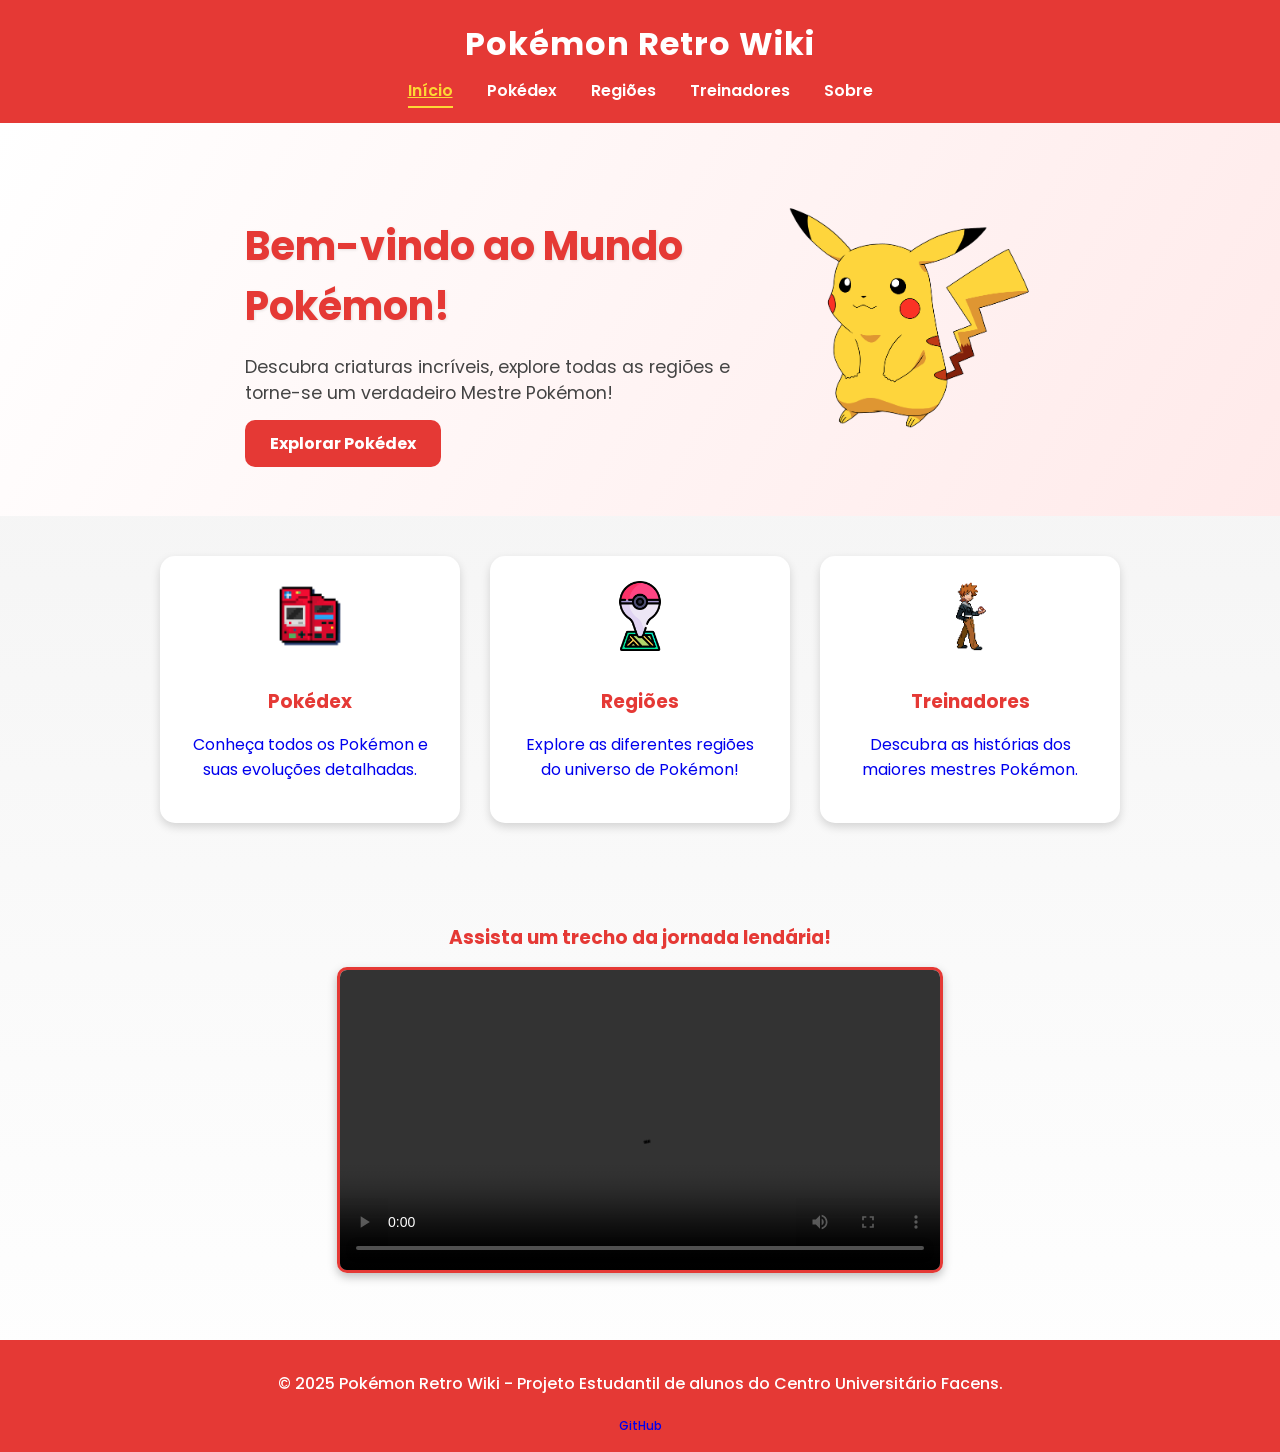
<file: index.html>
<!DOCTYPE html>
<html lang="pt-BR">
<head>
  <meta charset="UTF-8">
  <meta name="viewport" content="width=device-width, initial-scale=1.0">
  <title>Pokémon Retro Wiki</title>
  <link href="https://fonts.googleapis.com/css2?family=Poppins:wght@400;600&display=swap" rel="stylesheet">
  <link rel="stylesheet" href="style.css">
  <link rel="icon" href="midias/imagens/icon.png">
</head>
<body>
  <header>
    <h1>Pokémon Retro Wiki</h1>
    <nav>
      <ul>
        <li><a href="index.html" class="ativo">Início</a></li>
        <li><a href="pokedex.html">Pokédex</a></li>
        <li><a href="regioes.html">Regiões</a></li>
        <li><a href="treinadores.html">Treinadores</a></li>
        <li><a href="sobre.html">Sobre</a></li>
      </ul>
    </nav>
  </header>

  <!-- Seção principal de destaque (hero section) -->
  <section class="hero">
    <div class="hero-text">
      <!-- Título e texto introdutório -->
      <h2>Bem-vindo ao Mundo Pokémon!</h2>
      <p>Descubra criaturas incríveis, explore todas as regiões e torne-se um verdadeiro Mestre Pokémon!</p>

      <!-- Botão que leva à página da Pokédex -->
      <a href="pokedex.html" class="btn-hero">Explorar Pokédex</a>
    </div>

    <!-- Imagem ilustrativa principal -->
    <img src="midias/imagens/pikachu.png" alt="Imagem do Pikachu">
  </section>

  <!-- Seção com cards de destaque (links rápidos) -->
  <section class="cards">
  <a href="pokedex.html">
    <div class="card">
      <img src="midias/imagens/pokedex.png" alt="Ícone Pokédex">
      <h3>Pokédex</h3>
      <p>Conheça todos os Pokémon e suas evoluções detalhadas.</p>
    </div>
  </a>

    <a href="regioes.html">
    <div class="card">
      <img src="midias/imagens/mapa.png" alt="Ícone Regiões">
      <h3>Regiões</h3>
      <p>Explore as diferentes regiões do universo de Pokémon!</p>
    </div>
    </a>

      <a href="treinadores.html">
    <div class="card">
      <img src="midias/imagens/treinador.png" style="height: 70px;" alt="Ícone Treinadores">
      <h3>Treinadores</h3>
      <p>Descubra as histórias dos maiores mestres Pokémon.</p>
    </div>
      </a>
  </section>

  <!-- Seção com vídeo ilustrativo -->
  <section class="video">
    <h3>Assista um trecho da jornada lendária!</h3>

    <!-- Elemento de vídeo com controles -->
    <video controls width="600">
      <source src="midias/videos/ash_hooh.mp4" type="video/mp4">
      <!-- Texto alternativo caso o navegador não suporte vídeo -->
      Seu navegador não suporta vídeos HTML5.
    </video>
  </section>

  <!-- Rodapé do site -->
  <footer>
    <p>© 2025 Pokémon Retro Wiki - Projeto Estudantil de alunos do Centro Universitário Facens.</p>
    <a href="https://github.com/camarg0v/PokeRetro-Wiki/" style="font-size: 12px">GitHub</a>
  </footer>
</body>
</html>
</file>
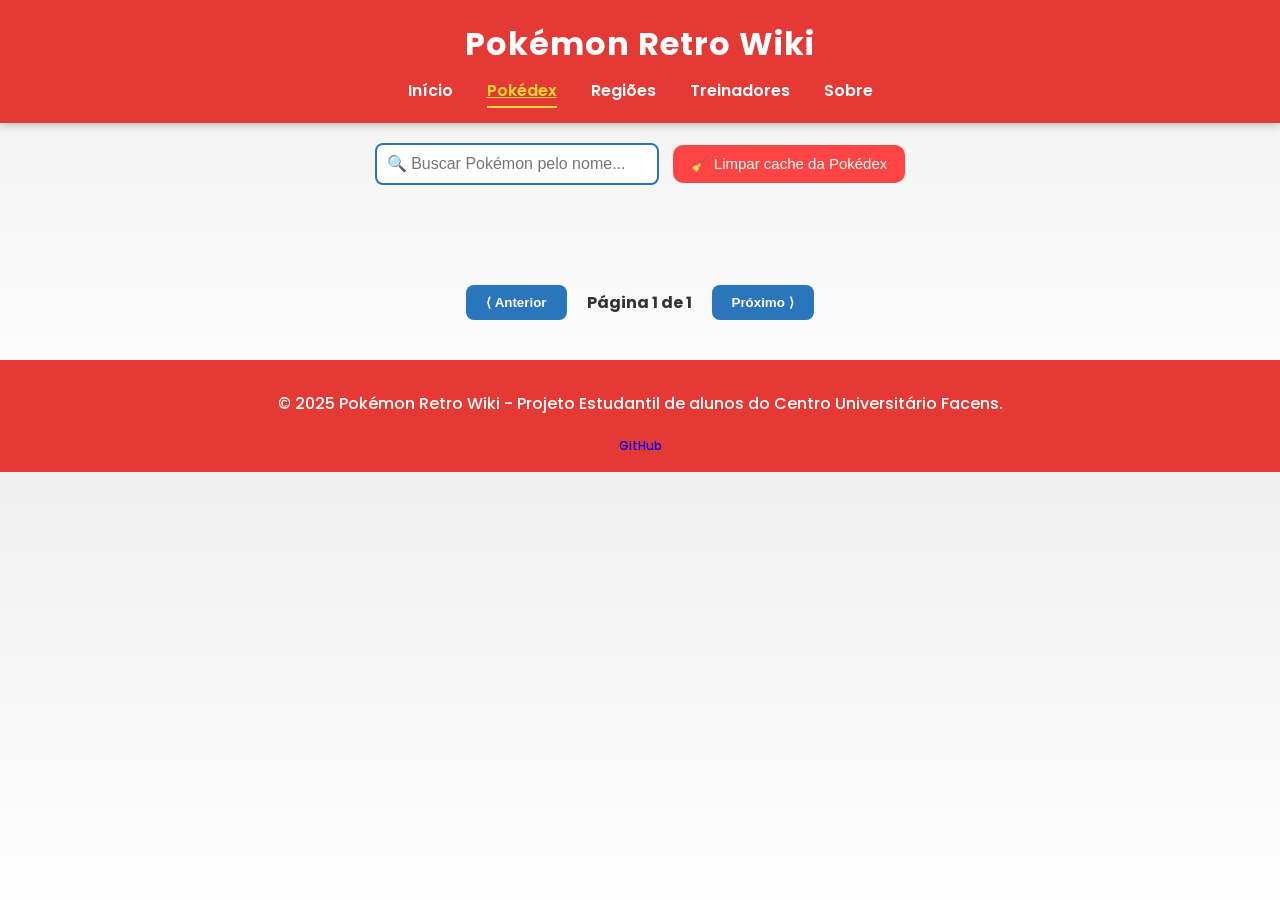
<file: pokedex.html>
<!DOCTYPE html>
<html lang="pt-BR">
<head>
  <meta charset="UTF-8">
  <meta name="viewport" content="width=device-width, initial-scale=1.0">
  <title>Pokédex</title>
  <link href="https://fonts.googleapis.com/css2?family=Poppins:wght@400;600&display=swap" rel="stylesheet">
  <link rel="stylesheet" href="style.css">
  <link rel="icon" href="midias/imagens/icon.png">
</head>
<body>
  <header>
    <h1>Pokémon Retro Wiki</h1>
    <nav>
      <ul>
        <li><a href="index.html">Início</a></li>
        <li><a href="pokedex.html" class="ativo">Pokédex</a></li>
        <li><a href="regioes.html">Regiões</a></li>
        <li><a href="treinadores.html">Treinadores</a></li>
        <li><a href="sobre.html">Sobre</a></li>
      </ul>
    </nav>
  </header>

  <!-- Conteúdo principal da página -->
  <main>

    <!-- Área de controle da Pokédex (busca e botão de limpar cache) -->
    <div class="pokedex-controls">
      <!-- Campo de busca de Pokémon -->
      <input type="text" id="searchInput" placeholder="🔍 Buscar Pokémon pelo nome...">

      <!-- Botão para limpar o cache armazenado -->
      <button id="clearCacheBtn" class="btn-clear">🧹 Limpar cache da Pokédex</button>
    </div>

    <!-- Tela de carregamento (mostrada enquanto os dados são buscados) -->
    <div id="loading" class="loading">
      <!-- Animação de pokébola girando -->
      <div class="pokeball"></div>
      <p>Carregando Pokémons...</p>
    </div>

    <!-- Área onde os cards dos Pokémon serão exibidos dinamicamente -->
    <div id="pokedex" class="pokedex"></div>

    <!-- Controles de paginação (anterior e próximo) -->
    <div class="pagination">
      <button id="prevPage">⟨ Anterior</button>
      <span id="pageInfo"></span>
      <button id="nextPage">Próximo ⟩</button>
    </div>
  </main>

  <!-- Rodapé da página -->
  <footer>
    <p>© 2025 Pokémon Retro Wiki - Projeto Estudantil de alunos do Centro Universitário Facens.</p>
    <a href="https://github.com/camarg0v/PokeRetro-Wiki/" style="font-size: 12px">GitHub</a>
  </footer>

  <!-- Script JavaScript que faz o carregamento e interação da Pokédex -->
  <script src="script.js"></script>
</body>
</html>
</file>
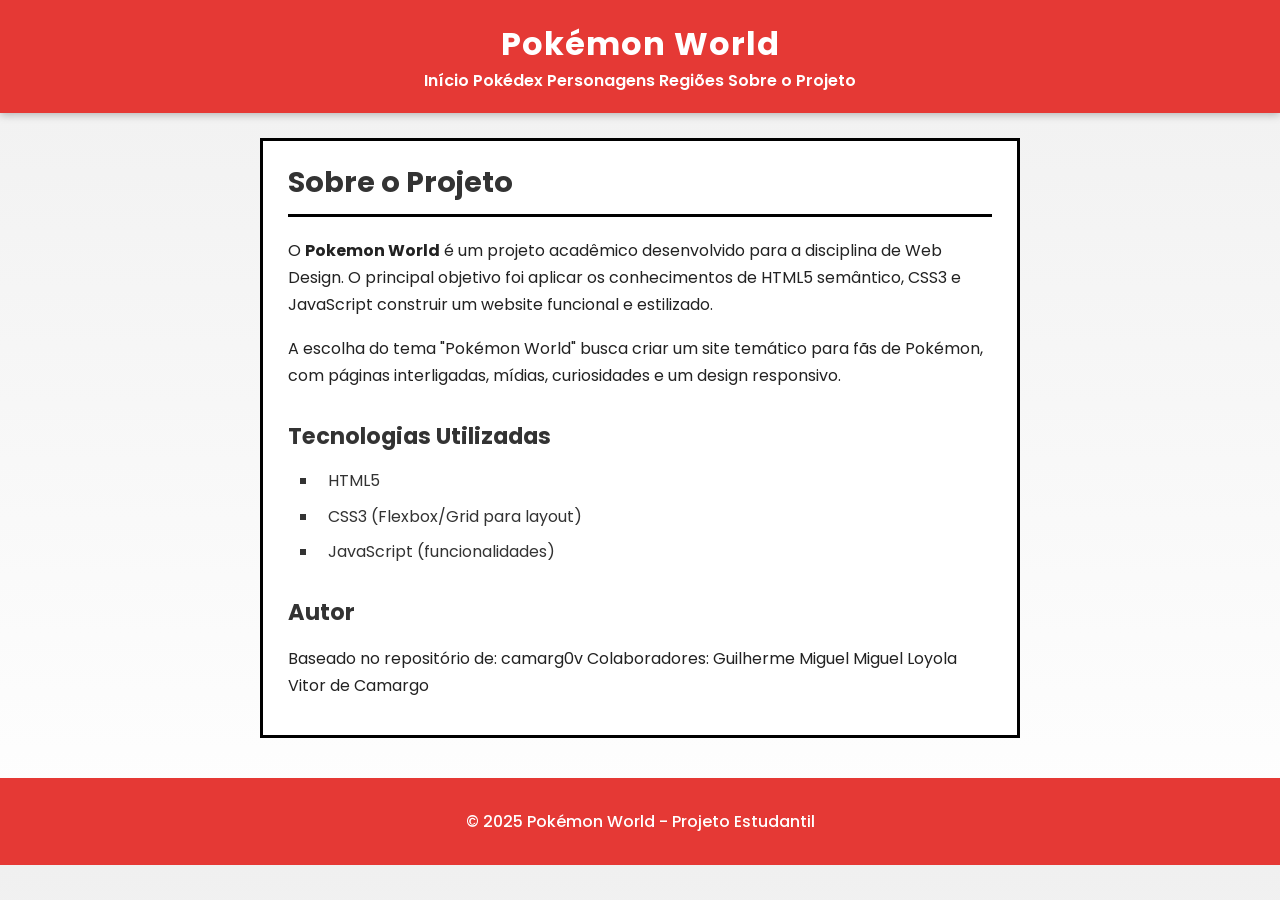
<file: projeto.html>
<!DOCTYPE html>
<html lang="pt-br">
<head>
    <meta charset="UTF-8">
    <meta name="viewport" content="width=device-width, initial-scale=1.0">
    <link rel="stylesheet" href="style.css"> 
    <title>Sobre o Projeto - Pokémon World</title>
    <link href="https://fonts.googleapis.com/css2?family=Poppins:wght@400;600&display=swap" rel="stylesheet">
</head>
<body>

    <header>
        <h1>Pokémon World</h1>
        <nav>
        <a href="index.html">Início</a>
        <a href="pokedex.html">Pokédex</a>
        <a href="treinadores.html">Personagens</a>
        <a href="regioes.html">Regiões</a>
        <a href="projeto.html">Sobre o Projeto</a>
    </nav>
        </header>


    <main>
        <section class="content-box">
            <h2>Sobre o Projeto</h2>
            <p>
                O <strong>Pokemon World</strong> é um projeto acadêmico desenvolvido para a disciplina de Web Design. 
                O principal objetivo foi aplicar os conhecimentos de HTML5 semântico, CSS3 e JavaScript construir um 
                website funcional e estilizado.
            </p>
            <p>
                A escolha do tema "Pokémon World" busca criar um site temático para fãs de Pokémon, 
                com páginas interligadas, mídias, curiosidades e um design responsivo.
            </p>
            
            <h3>Tecnologias Utilizadas</h3>
            <ul>
                <li>HTML5</li>
                <li>CSS3 (Flexbox/Grid para layout)</li>
                <li>JavaScript (funcionalidades)</li>
            </ul>

            <h3>Autor</h3>
            <p>Baseado no repositório de: camarg0v
                Colaboradores:
                Guilherme Miguel
                Miguel Loyola
                Vitor de Camargo
            </p>
        </section>
    </main>

    <footer>
    <p>© 2025 Pokémon World - Projeto Estudantil</p>
  </footer>

</body>
</html>
</file>
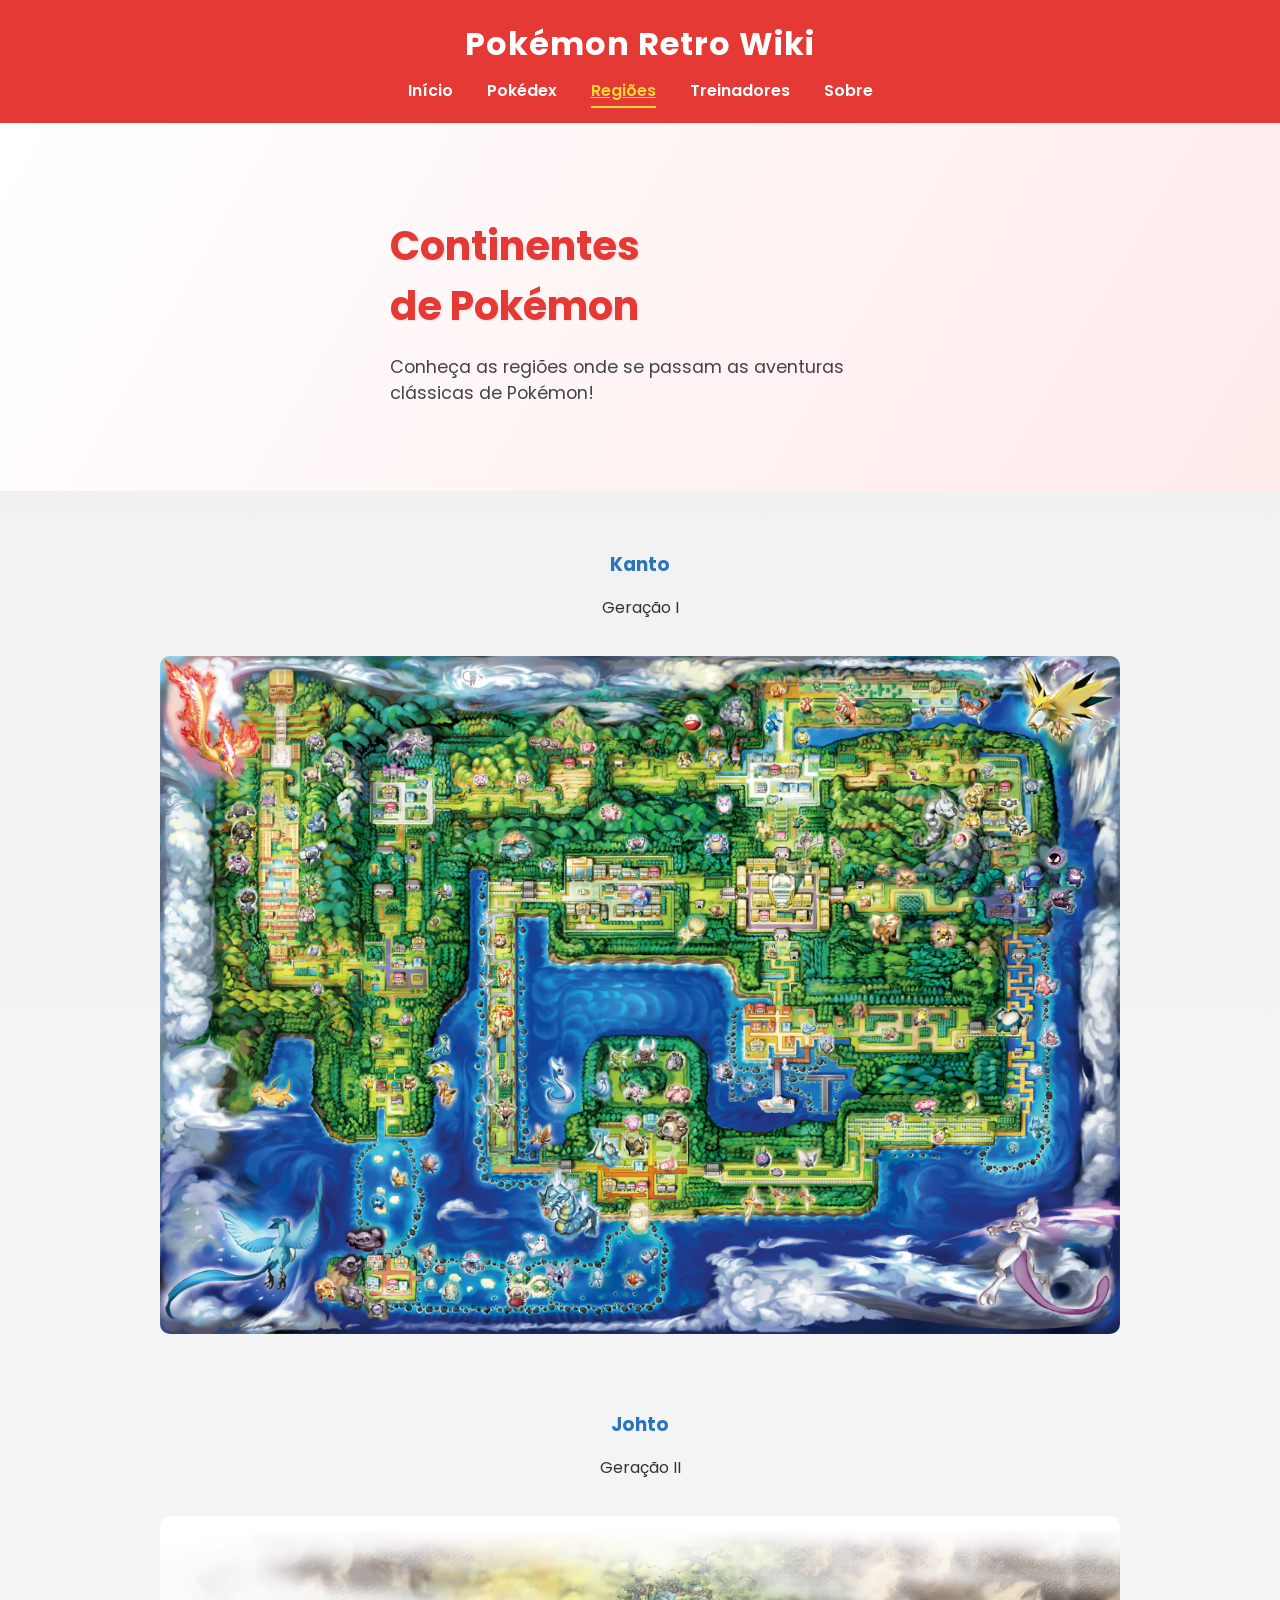
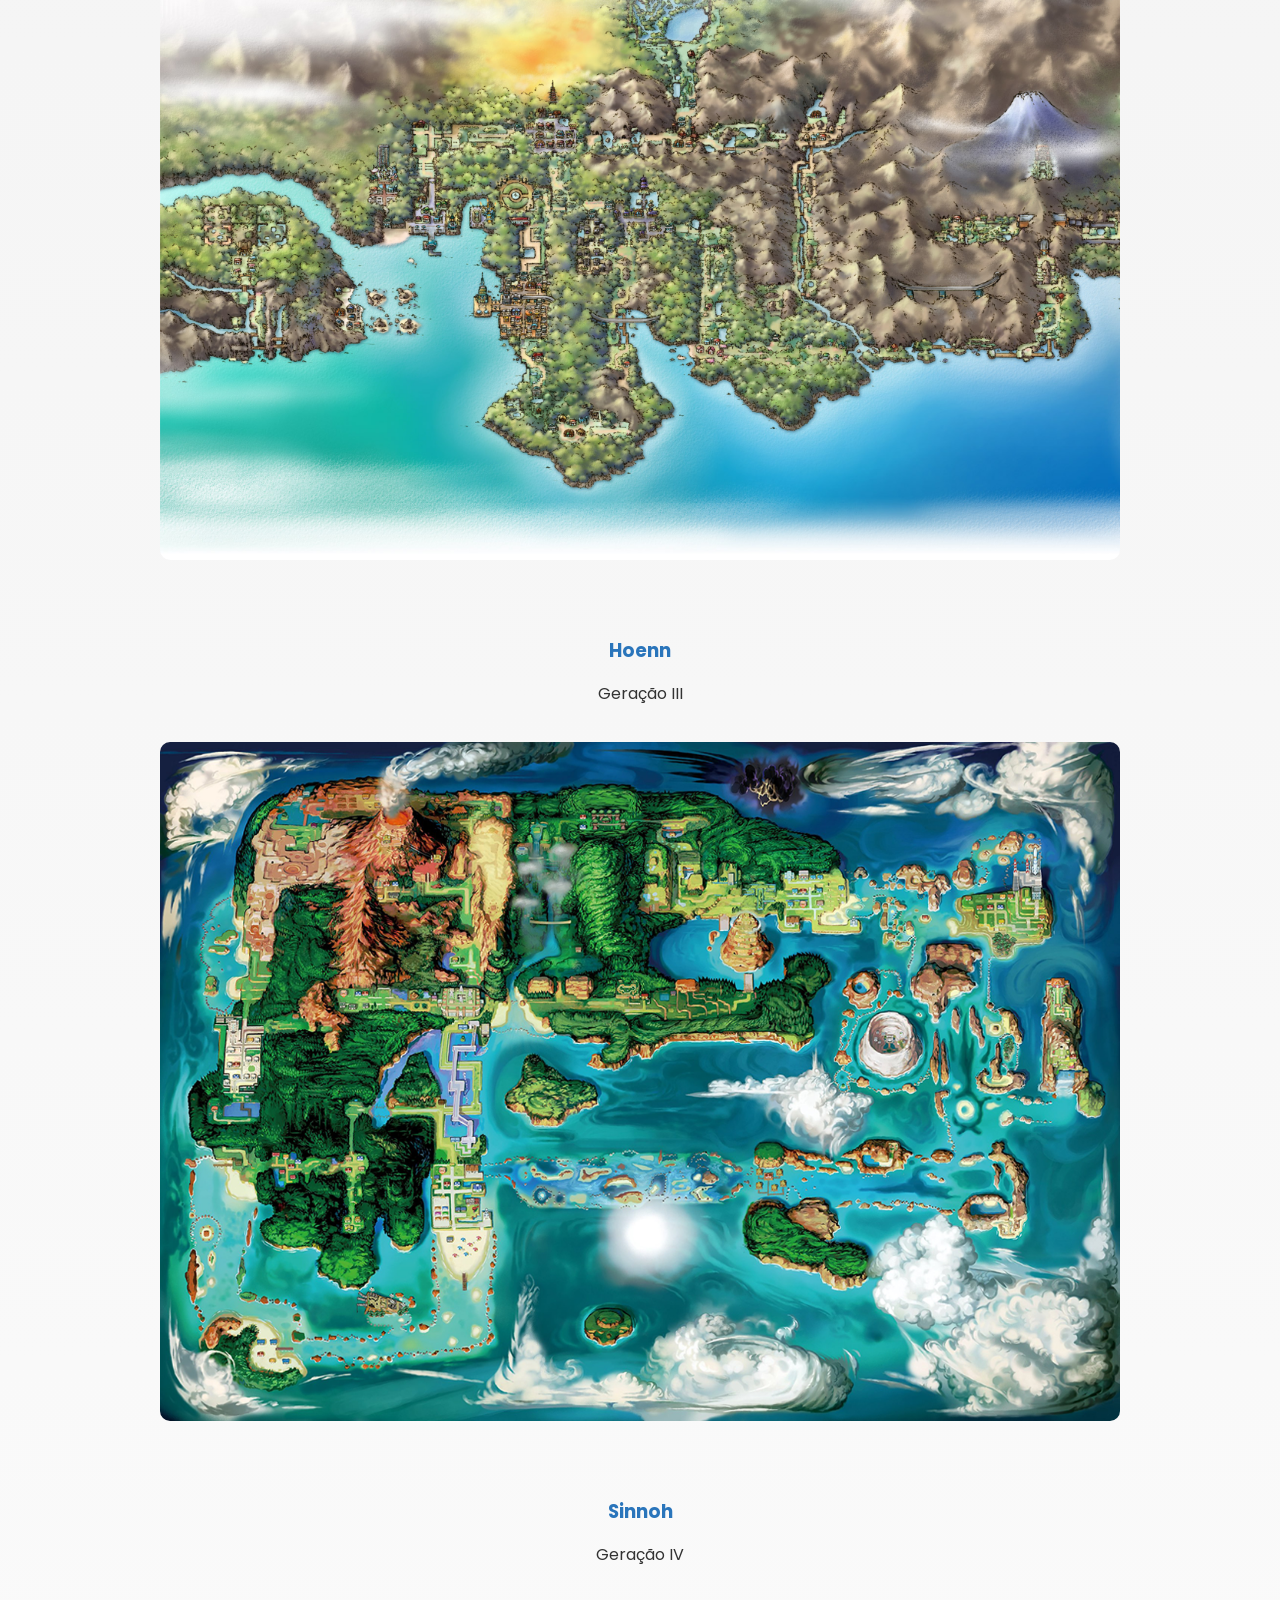
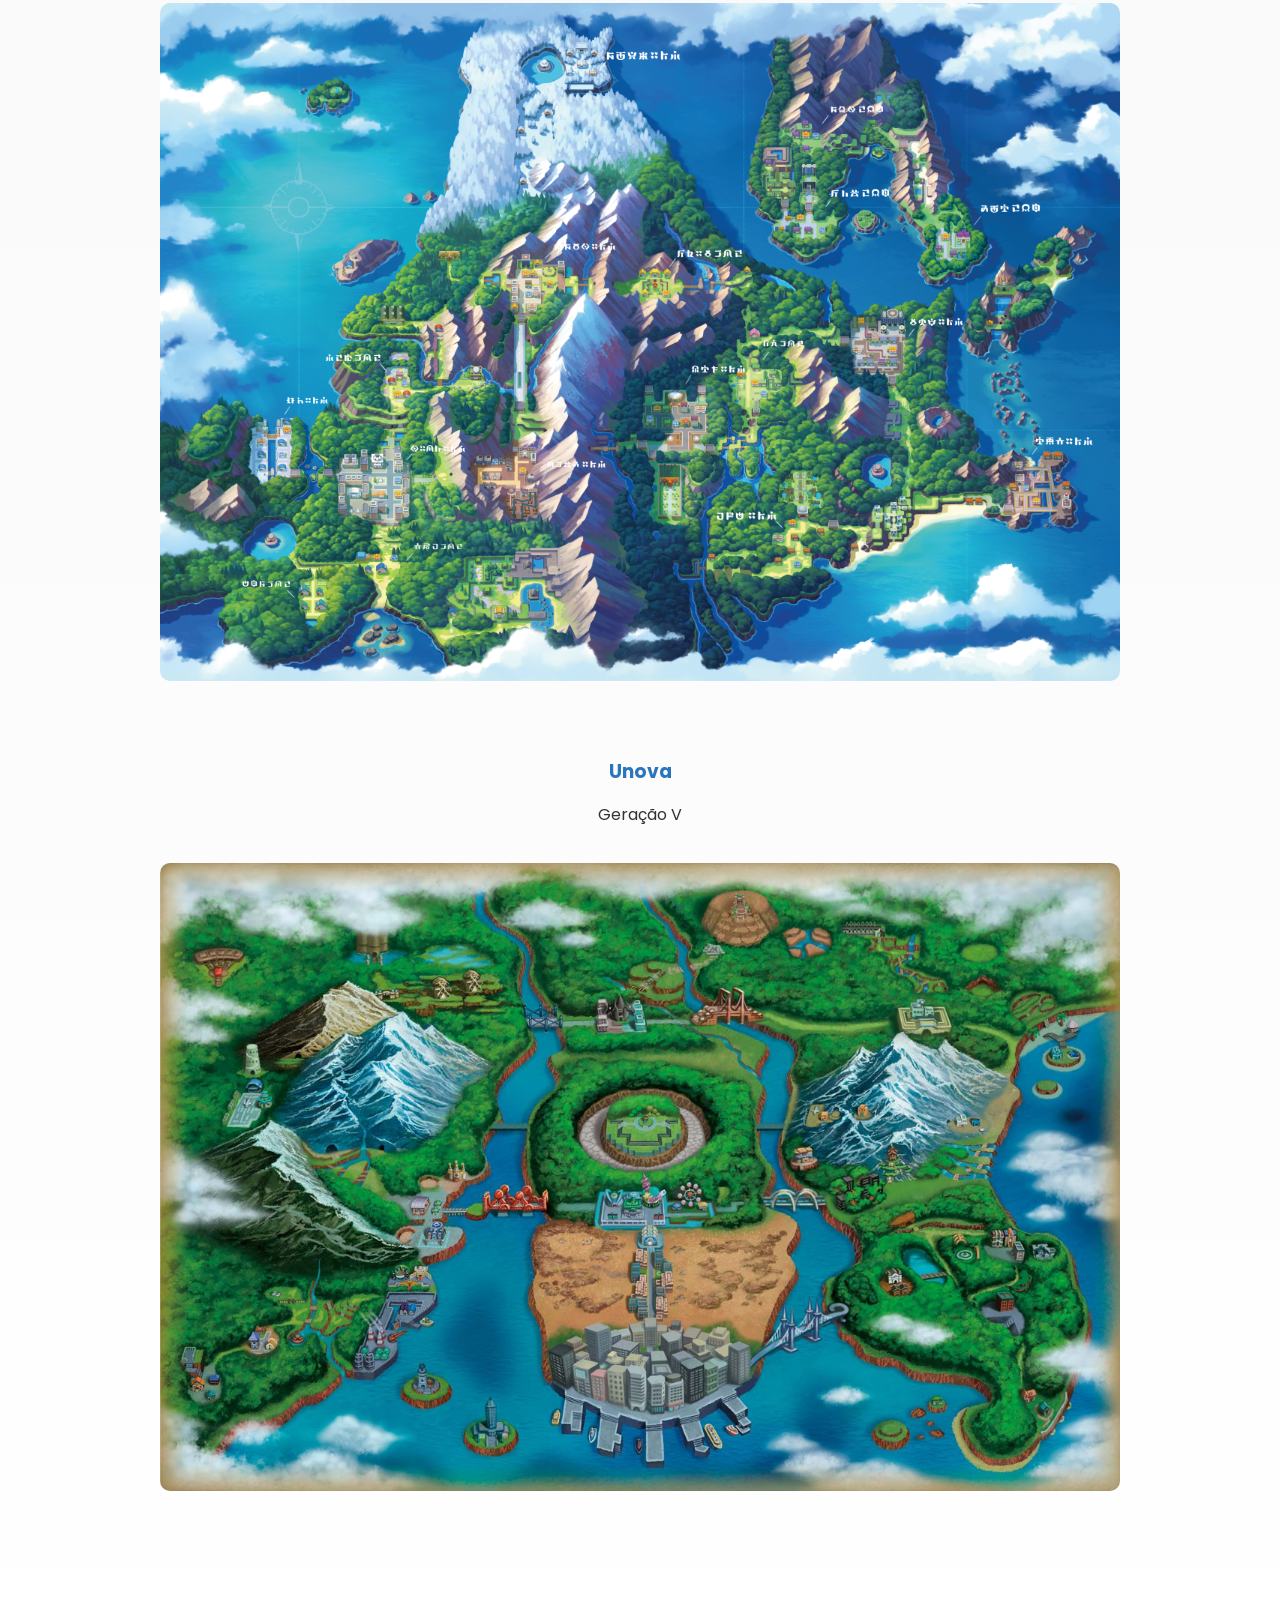
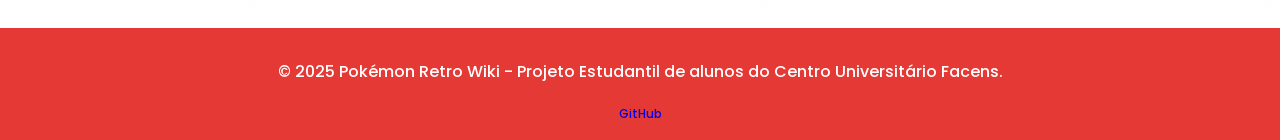
<file: regioes.html>
<!DOCTYPE html>
<html lang="pt-BR">
<head>
  <meta charset="UTF-8">
  <meta name="viewport" content="width=device-width, initial-scale=1.0">
  <title>Regiões</title>
  <link href="https://fonts.googleapis.com/css2?family=Poppins:wght@400;600&display=swap" rel="stylesheet">
  <link rel="stylesheet" href="style.css">
  <link rel="icon" href="midias/imagens/icon.png">
  <style>
    main {
      text-align: center;
      padding: 40px 0;
    }

    h3 {
      color: #2a75bb;
      margin-bottom: 5px;
    }

    img {
      width: 75%;
      height: auto;
      margin: 20px 0 50px 0;
      border-radius: 10px;
    }
  </style>
</head>
<body>
  <header>
    <h1>Pokémon Retro Wiki</h1>
    <nav>
      <ul>
        <li><a href="index.html">Início</a></li>
        <li><a href="pokedex.html">Pokédex</a></li>
        <li><a href="regioes.html" class="ativo">Regiões</a></li>
        <li><a href="treinadores.html">Treinadores</a></li>
        <li><a href="sobre.html">Sobre</a></li>
      </ul>
    </nav>
  </header>

  <section class="hero">
    <div class="hero-text">
      <h2>Continentes <br>de Pokémon</h2>
      <p>Conheça as regiões onde se passam as aventuras clássicas de Pokémon!</p>
    </div>
  </section>

  <main>
    <h3>Kanto</h3>
    <p>Geração I</p>
    <img src="midias/imagens/kanto.png" alt="Mapa de Kanto">

    <h3>Johto</h3>
    <p>Geração II</p>
    <img src="midias/imagens/johto.png" alt="Mapa de Johto">

    <h3>Hoenn</h3>
    <p>Geração III</p>
    <img src="midias/imagens/hoenn.png" alt="Mapa de Hoenn">

    <h3>Sinnoh</h3>
    <p>Geração IV</p>
    <img src="midias/imagens/sinnoh.png" alt="Mapa de Sinnoh">

    <h3>Unova</h3>
    <p>Geração V</p>
    <img src="midias/imagens/unova.png" alt="Mapa de Unova">
  </main>

  <footer>
    <p>© 2025 Pokémon Retro Wiki - Projeto Estudantil de alunos do Centro Universitário Facens.</p>
    <a href="https://github.com/camarg0v/PokeRetro-Wiki/" style="font-size: 12px">GitHub</a>
  </footer>
</body>
</html>
</file>
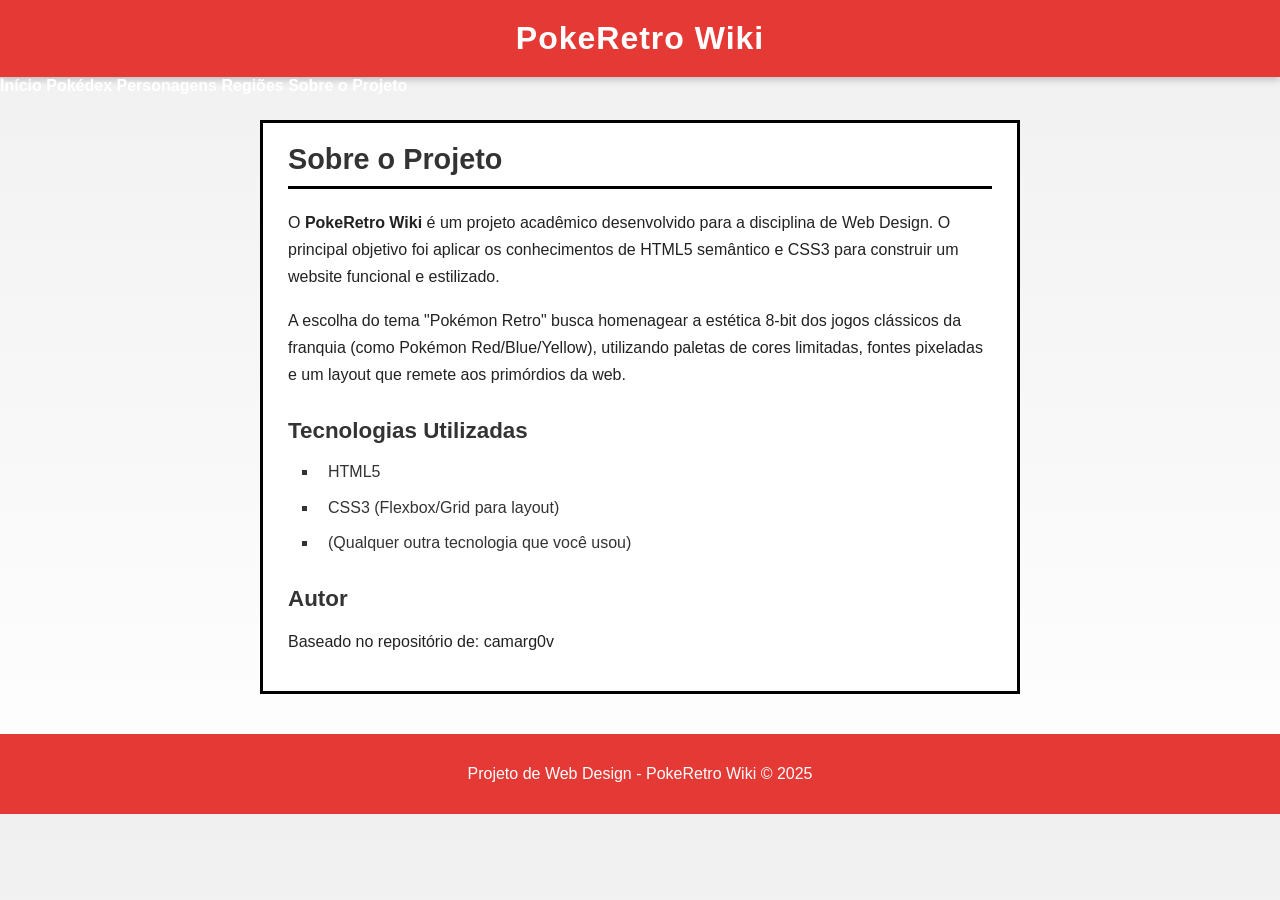
<file: Sobre.html>
<!DOCTYPE html>
<html lang="pt-br">
<head>
    <meta charset="UTF-8">
    <meta name="viewport" content="width=device-width, initial-scale=1.0">
    <link rel="stylesheet" href="style.css"> 
    <title>Sobre o Projeto - PokeRetro Wiki</title>
</head>
<body>

    <header>
        <h1>PokeRetro Wiki</h1>
        </header>

    <nav>
        <a href="index.html">Início</a>
        <a href="pokedex.html">Pokédex</a>
        <a href="personagens.html">Personagens</a>
        <a href="regioes.html">Regiões</a>
        <a href="projeto.html">Sobre o Projeto</a>
    </nav>

    <main>
        <section class="content-box">
            <h2>Sobre o Projeto</h2>
            <p>
                O <strong>PokeRetro Wiki</strong> é um projeto acadêmico desenvolvido para a disciplina de Web Design. 
                O principal objetivo foi aplicar os conhecimentos de HTML5 semântico e CSS3 para construir um 
                website funcional e estilizado.
            </p>
            <p>
                A escolha do tema "Pokémon Retro" busca homenagear a estética 8-bit dos jogos clássicos 
                da franquia (como Pokémon Red/Blue/Yellow), utilizando paletas de cores limitadas, 
                fontes pixeladas e um layout que remete aos primórdios da web.
            </p>
            
            <h3>Tecnologias Utilizadas</h3>
            <ul>
                <li>HTML5</li>
                <li>CSS3 (Flexbox/Grid para layout)</li>
                <li>(Qualquer outra tecnologia que você usou)</li>
            </ul>

            <h3>Autor</h3>
            <p>Baseado no repositório de: camarg0v</p>
        </section>
    </main>

    <footer>
        <p>Projeto de Web Design - PokeRetro Wiki &copy; 2025</p>
    </footer>

</body>
</html>
</file>
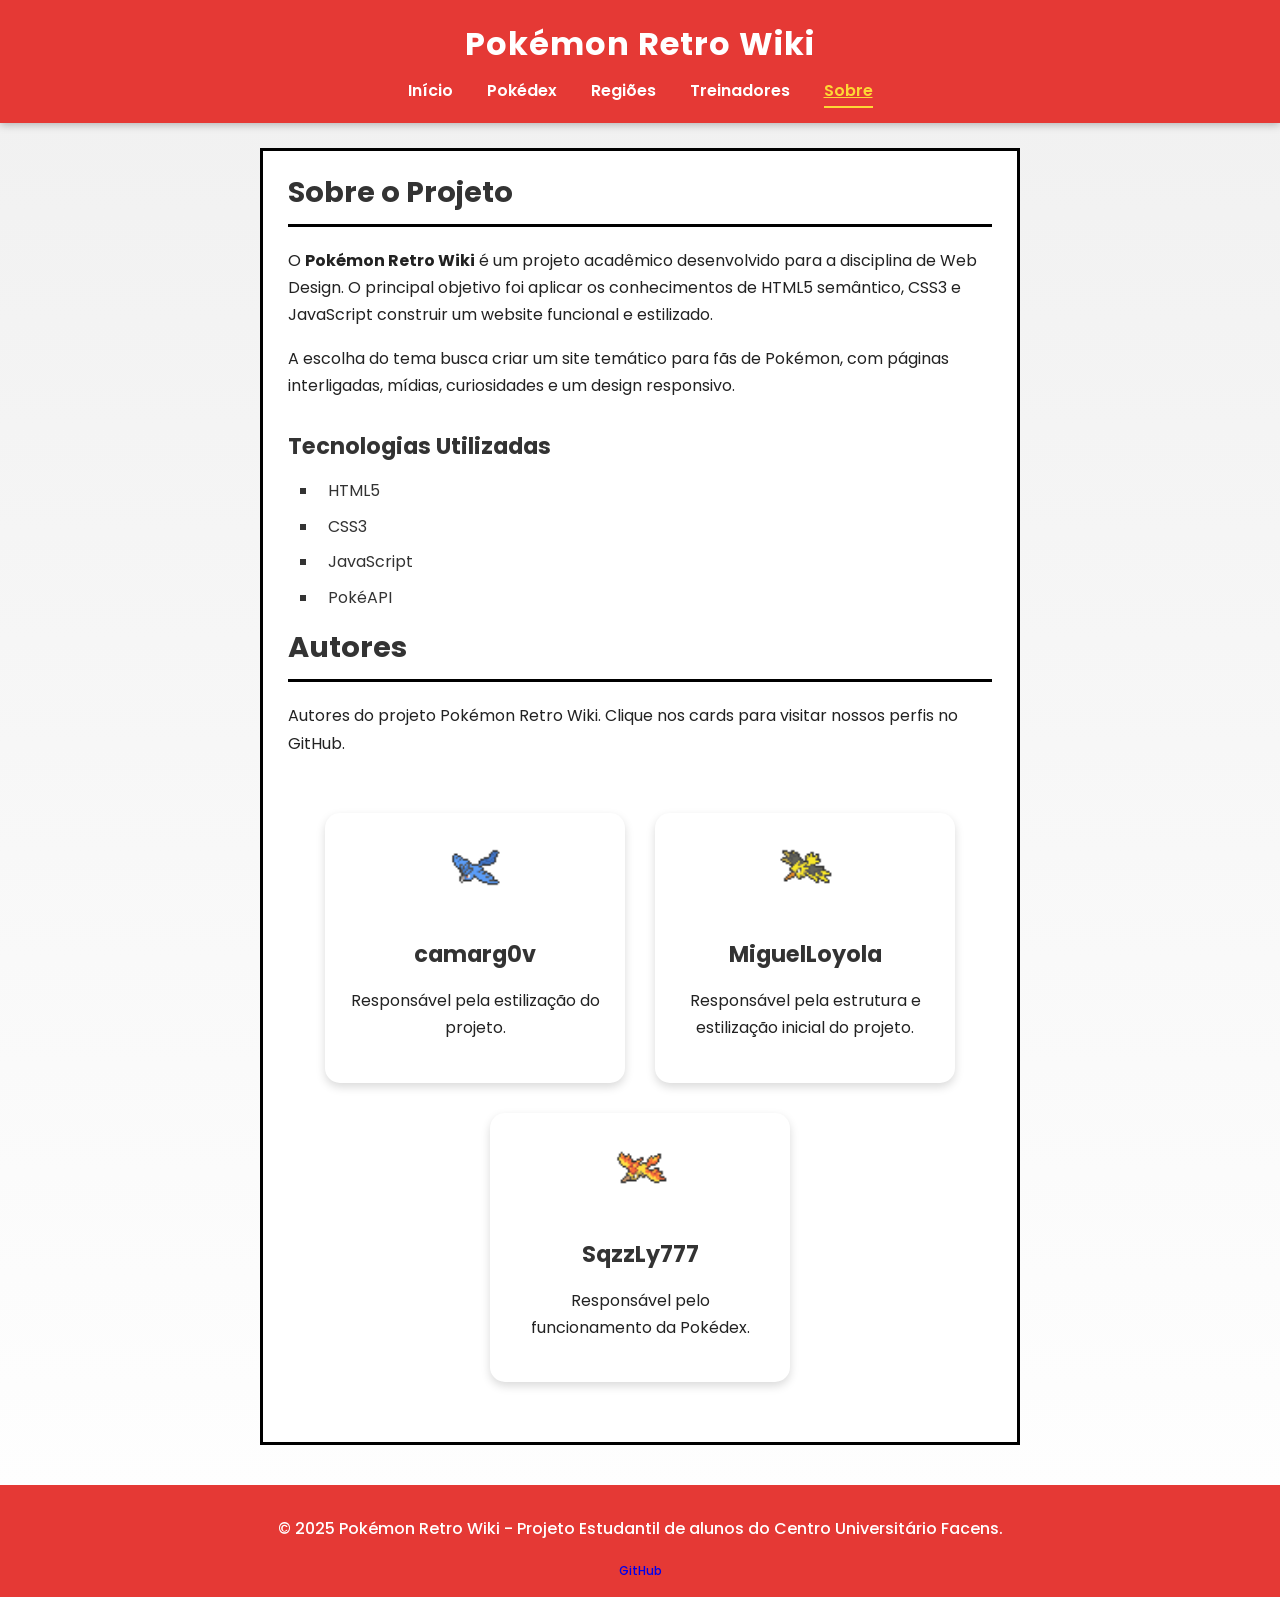
<file: sobre.html>
<!DOCTYPE html>
<html lang="pt-BR">
<head>
    <meta charset="UTF-8">
    <meta name="viewport" content="width=device-width, initial-scale=1.0">
    <title>Sobre</title>
    <link href="https://fonts.googleapis.com/css2?family=Poppins:wght@400;600&display=swap" rel="stylesheet">
    <link rel="stylesheet" href="style.css">
    <link rel="icon" href="midias/imagens/icon.png">
</head>
<body>
  <header>
    <h1>Pokémon Retro Wiki</h1>
    <nav>
      <ul>
        <li><a href="index.html">Início</a></li>
        <li><a href="pokedex.html">Pokédex</a></li>
        <li><a href="regioes.html">Regiões</a></li>
        <li><a href="treinadores.html">Treinadores</a></li>
        <li><a href="sobre.html" class="ativo">Sobre</a></li>
      </ul>
    </nav>
  </header>


    <main>
        <section class="content-box">
            <h2>Sobre o Projeto</h2>
            <p>
                O <strong>Pokémon Retro Wiki</strong> é um projeto acadêmico desenvolvido para a disciplina de Web Design.
                O principal objetivo foi aplicar os conhecimentos de HTML5 semântico, CSS3 e JavaScript construir um 
                website funcional e estilizado.
            </p>
            <p>
                A escolha do tema busca criar um site temático para fãs de Pokémon, 
                com páginas interligadas, mídias, curiosidades e um design responsivo.
            </p>
            
            <h3>Tecnologias Utilizadas</h3>
            <ul>
                <li>HTML5</li>
                <li>CSS3</li>
                <li>JavaScript</li>
                <li>PokéAPI</li>
            </ul>

                <h2>Autores</h2>
                <p>Autores do projeto Pokémon Retro Wiki. Clique nos cards para visitar nossos perfis no GitHub.</p>

            <section class="cards">
                <a href="https://github.com/camarg0v/">
                    <div class="card">
                        <img src="midias/imagens/144.png">
                        <h3>camarg0v</h3>
                        <p>Responsável pela estilização do projeto.</p>
                    </div>
                </a>
                
                <a href="https://github.com/MiguelLoyola/">
                    <div class="card">
                        <img src="midias/imagens/145.png">
                        <h3>MiguelLoyola</h3>
                        <p>Responsável pela estrutura e estilização inicial do projeto.</p>
                    </div>
                </a>

                <a href="https://github.com/SqzzLy777">
                    <div class="card">
                        <img src="midias/imagens/146.png">
                        <h3>SqzzLy777</h3>
                        <p>Responsável pelo funcionamento da Pokédex.</p>
                    </div>
                </a>
            </section>

        </section>
    </main>

    <footer>
    <p>© 2025 Pokémon Retro Wiki - Projeto Estudantil de alunos do Centro Universitário Facens.</p>
    <a href="https://github.com/camarg0v/PokeRetro-Wiki/" style="font-size: 12px">GitHub</a>
  </footer>

</body>
</html>
</file>
<file: style.css>
/* ====== VARIÁVEIS DE CORES ======
   Paleta principal baseada no tema Pokémon.
   Facilita alterar cores globais rapidamente. */
:root {
  --vermelho-poke: #e53935;   /* Vermelho clássico Pokémon */
  --amarelo-poke: #fdd835;   /* Amarelo das Pokébolas / Pikachu */
  --cinza-claro: #f4f4f4;    /* Fundo suave */
  --cinza-escuro: #333;      /* Texto principal */
  --branco: #fff;            /* Branco neutro */
  --azul-poke: #2a75bb;      /* Azul da franquia Pokémon */
}

/* ====== ESTILO GERAL ======
   Define a base visual do site: tipografia, cores e espaçamento padrão. */
body {
  font-family: 'Poppins', sans-serif;
  margin: 0;
  padding: 0;
  background: linear-gradient(to bottom, #f0f0f0, #ffffff);
  color: var(--cinza-escuro);
}

/* ====== CABEÇALHO ======
   Área superior fixa com título e menu. */
header {
  background-color: var(--vermelho-poke);
  color: var(--branco);
  text-align: center;
  padding: 20px 0;
  box-shadow: 0 2px 8px rgba(0, 0, 0, 0.25);
}

header h1 {
  margin: 0;
  font-size: 2em;
  letter-spacing: 1px;
}

/* ====== NAVEGAÇÃO ======
   Menu horizontal com links estilizados. */
nav ul {
  list-style: none;
  margin: 10px 0 0;
  padding: 0;
  text-align: center;
}

nav li {
  display: inline-block;
  margin: 0 15px;
}

nav a {
  color: var(--branco);
  text-decoration: none;
  font-weight: 600;
  transition: color 0.3s, border-bottom 0.3s;
  padding-bottom: 4px;
}

/* Efeito hover e item ativo no menu */
nav a:hover,
nav a.ativo {
  color: var(--amarelo-poke);
  border-bottom: 2px solid var(--amarelo-poke);
}

/* Classe adicional para destacar a página atual */
.ativo {
  text-decoration: underline;
  color: #ffeb3b;
}

/* ====== HERO SECTION ======
   Seção inicial de destaque com título, texto e imagem. */
.hero {
  display: flex;
  justify-content: center;
  align-items: center;
  gap: 40px;
  padding: 60px 20px;
  background: linear-gradient(120deg, #fff 0%, #ffeaea 100%);
  flex-wrap: wrap; /* Permite adaptar no mobile */
}

/* Texto principal da seção hero */
.hero-text {
  max-width: 500px;
  text-align: left;
}

.hero h2 {
  font-size: 2.5rem;
  color: var(--vermelho-poke);
  margin-bottom: 10px;
  text-shadow: 1px 1px 3px rgba(0,0,0,0.1);
}

.hero p {
  font-size: 1.1rem;
  color: #444;
  margin-bottom: 25px;
}

/* Botão de chamada (CTA) da hero section */
.btn-hero {
  background-color: var(--vermelho-poke);
  color: var(--branco);
  padding: 12px 25px;
  border-radius: 10px;
  text-decoration: none;
  font-weight: bold;
  transition: 0.3s;
}

.btn-hero:hover {
  background-color: var(--amarelo-poke);
  color: var(--cinza-escuro);
  transform: translateY(-2px);
}

/* Imagem principal da hero */
.hero img {
  max-width: 250px;
}

/* Animação simples de "flutuar" usada em imagens */
@keyframes float {
  0%, 100% { transform: translateY(0); }
  50% { transform: translateY(-10px); }
}

/* ====== CARDS ======
   Estilo dos cartões (líderes, elite, campeões, etc). */
.cards {
  display: flex;
  justify-content: center;
  flex-wrap: wrap;
  gap: 30px;
  padding: 40px 20px;
}

.card {
  background: var(--branco);
  border-radius: 15px;
  box-shadow: 0 4px 10px rgba(0,0,0,0.15);
  width: 250px;
  padding: 25px;
  text-align: center;
  transition: 0.3s;
}

/* Efeito ao passar o mouse */
.card:hover {
  transform: translateY(-5px);
  box-shadow: 0 6px 18px rgba(0,0,0,0.25);
}

.card img {
  width: 70px;
  margin-bottom: 10px;
}

.card h3 {
  color: var(--vermelho-poke);
  margin-bottom: 10px;
}

/* ====== VÍDEO ======
   Centraliza vídeos e dá borda temática. */
.video {
  text-align: center;
  margin: 60px 0;
}

.video h3 {
  color: var(--vermelho-poke);
  margin-bottom: 15px;
}

.video video {
  border-radius: 10px;
  border: 3px solid var(--vermelho-poke);
  box-shadow: 0 4px 10px rgba(0, 0, 0, 0.25);
  max-width: 90%;
}

/* ====== POKEDEX ======
   Layout da página da Pokédex com filtros, cards e loading. */

/* Campo de busca e botões */
.pokedex-controls {
  text-align: center;
  margin: 20px auto;
}

#searchInput {
  width: 260px;
  padding: 10px;
  border: 2px solid var(--azul-poke);
  border-radius: 8px;
  font-size: 16px;
  outline: none;
  background: var(--branco);
  color: var(--cinza-escuro);
}

#searchInput:focus {
  border-color: #ffcc00;
}

/* Botão para limpar busca */
.btn-clear {
  background-color: #ff4444;
  color: var(--branco);
  border: none;
  padding: 10px 18px;
  border-radius: 10px;
  font-size: 15px;
  cursor: pointer;
  margin-left: 10px;
  transition: background 0.3s;
}

.btn-clear:hover {
  background-color: #cc0000;
}

/* ====== ANIMAÇÃO DE CARREGAMENTO ======
   Pokébola girando enquanto os dados carregam. */
.loading {
  display: none; /* add .active para mostrar */
  flex-direction: column;
  align-items: center;
  justify-content: center;
  margin-top: 50px;
}

.loading.active {
  display: flex;
}

.pokeball {
  width: 60px;
  height: 60px;
  border: 4px solid black;
  border-radius: 50%;
  position: relative;
  background: linear-gradient(to bottom, red 50%, white 50%);
  animation: spin 1s linear infinite;
}

.pokeball::before {
  content: '';
  position: absolute;
  top: 27px;
  left: 50%;
  transform: translateX(-50%);
  width: 16px;
  height: 16px;
  background: white;
  border: 3px solid black;
  border-radius: 50%;
}

/* Gira a Pokébola */
@keyframes spin {
  from { transform: rotate(0deg); }
  to { transform: rotate(360deg); }
}

/* ====== GRID DA POKEDEX ======
   Estrutura de exibição dos Pokémon. */
.pokedex {
  display: flex;
  flex-wrap: wrap;
  justify-content: center;
  gap: 25px;
  padding: 30px;
}

.pokemon {
  background-color: var(--branco);
  border-radius: 12px;
  box-shadow: 0 4px 8px rgba(0,0,0,0.15);
  width: 180px;
  text-align: center;
  padding: 15px;
  transition: transform 0.3s, box-shadow 0.3s;
}

/* Zoom leve ao passar o mouse */
.pokemon:hover {
  transform: scale(1.07);
  box-shadow: 0 8px 18px rgba(0,0,0,0.18);
}

.pokemon img {
  width: 120px;
  height: 120px;
  object-fit: contain;
}

.pokemon h3 {
  margin: 10px 0 5px 0;
  color: var(--azul-poke);
}

.pokemon p {
  font-size: 14px;
  margin: 2px 0;
  color: #444;
}

/* ====== PAGINAÇÃO ======
   Botões para navegar entre páginas da Pokédex. */
.pagination {
  display: flex;
  justify-content: center;
  align-items: center;
  gap: 20px;
  margin: 20px;
}

.pagination button {
  background-color: var(--azul-poke);
  color: var(--branco);
  border: none;
  padding: 10px 20px;
  border-radius: 8px;
  cursor: pointer;
  transition: background-color 0.3s, color 0.3s;
  font-weight: bold;
}

/* =====================================================
  ESTILO PADRÃO (PÁGINA "SOBRE O PROJETO")
  Este é o estilo "retro" de caixa preta.
=====================================================
*/

/* Esta é a caixa principal que conterá o conteúdo 
  em ambas as páginas (projeto.html e regioes.html).
*/
.content-box {
    background-color: #fff; /* Fundo branco */
    border: 3px solid #000; /* Borda preta sólida e grossa */
    padding: 20px 25px;
    max-width: 55%; /* Limite de largura para legibilidade */
    margin: 25px auto; /* Centraliza a caixa na 'main' */
    box-shadow: none;
    border-radius: 0;
}

/* Estiliza os títulos principais (ex: "Sobre o Projeto") */
.content-box h2 {
    font-size: 1.8rem;
    text-align: left;
    margin-top: 0;
    margin-bottom: 20px;
    padding-bottom: 10px;
    border-bottom: 3px solid #000; 
}

/* Estiliza os subtítulos (ex: "Tecnologias Utilizadas") */
.content-box h3 {
    font-size: 1.4rem;
    color: #333;
    margin-top: 30px;
    margin-bottom: 10px;
}

/* Estiliza os parágrafos de texto */
.content-box p {
    font-size: 1rem;
    line-height: 1.7;
    color: #222;
}

/* Estiliza a lista de "Tecnologias Utilizadas" */
.content-box ul {
    list-style-type: square;
    padding-left: 30px;
    margin-top: 15px;
}

.content-box li {
    padding-left: 10px;
    margin-bottom: 10px;
    font-size: 1rem;
    line-height: 1.6;
}


/* ==============================================================
   ESTILO DA PÁGINA DE REGIÕES (MODERNO, COM CARDS E IMAGENS)
   Sobrescreve o .content-box quando ele contém .region-info
==============================================================
*/

/* Usa :has() para aplicar estilos de grid AO .content-box
  SOMENTE SE ele contiver um item .region-info.
  Isso faz com que a página 'projeto.html' NÃO seja afetada.
*/
.content-box:has(.region-info) {
    /* 1. Reseta o estilo da caixa retro */
    background-color: transparent;
    border: none;
    box-shadow: none;
    padding: 0; /* Remove padding para cards preencherem */
    
    /* 2. Define o layout de grid para os cards */
    display: grid;
    /* Colunas responsivas: no mínimo 280px, no máximo 320px.
       Isso permite que os cards tenham um tamanho consistente. */
    grid-template-columns: repeat(auto-fit, minmax(280px, 320px));
    gap: 25px; /* Espaço entre os cards */
    max-width: 1100px; /* Largura máxima para o grid */

    /* 3. Centraliza os cards no container, 
       incluindo a última linha se ela não estiver cheia. */
    justify-content: center;
}

/* Faz o título H2 e o primeiro parágrafo
   ocuparem toda a largura do grid, ANTES dos cards.
*/
.content-box:has(.region-info) h2,
.content-box:has(.region-info) > p:first-of-type {
    grid-column: 1 / -1; /* Ocupa 100% da largura do grid */
    text-align: center;
    border-bottom: 3px solid #ccc; /* Linha divisória mais suave */
}

.content-box:has(.region-info) > p:first-of-type {
    text-align: center;
    font-size: 1.1rem;
    color: #555;
    margin-bottom: 15px;
    border-bottom: none; /* Remove borda inferior do parágrafo */
}


/* Estiliza CADA <article class="region-info"> para ser um card */
.region-info {
    background-color: #fff;
    border: 1px solid #f0f0f0;
    border-radius: 12px; /* Cantos arredondados */
    padding: 0; /* Padding zero para a imagem colar no topo */
    text-align: center;
    box-shadow: 0 5px 15px rgba(0, 0, 0, 0.07); /* Sombra suave */
    transition: transform 0.2s ease-in-out, box-shadow 0.2s ease-in-out;
    overflow: hidden; /* Esconde partes da imagem se exceder o border-radius */
}

.region-info:hover {
    transform: translateY(-5px); /* Efeito de "levantar" ao passar o mouse */
    box-shadow: 0 8px 20px rgba(0, 0, 0, 0.1);
}

/* Estiliza a imagem que vai no topo de cada card */
.region-info img {
    width: 100%;
    height: 160px; /* Altura fixa para todas as imagens */
    object-fit: cover; /* Garante que a imagem cubra a área sem distorcer */
    display: block; /* Remove qualquer espaço extra abaixo da imagem */
    border-bottom: 1px solid #f0f0f0; /* Linha abaixo da imagem para separar */
}

/* Container para o conteúdo textual dentro do card (título e parágrafo) */
.region-content {
    padding: 25px 20px; /* Adiciona o padding aqui, dentro do conteúdo */
}

/* Estiliza o TÍTULO do card (Kanto, Johto, etc.) */
.region-content h3 {
    margin-top: 0;
    margin-bottom: 15px;
    color: #E3350D; /* Cor vermelha "Pokémon" */
    font-size: 1.4rem;
}

/* Estiliza o PARÁGRAFO de descrição dentro do card */
.content-box .region-content p {
    font-size: 0.95rem;
    line-height: 1.6;
    color: #333;
}

.pagination button:hover {
  background-color: #ffcc00;
  color: var(--azul-poke);
}

#pageInfo {
  font-weight: bold;
}

a {
  text-decoration: none;
}

/* ====== RODAPÉ ======
   Parte inferior com créditos e cor temática. */
footer {
  background-color: var(--vermelho-poke);
  color: var(--branco);
  text-align: center;
  padding: 15px 0;
  font-weight: 500;
  margin-top: 40px;
}
</file>
